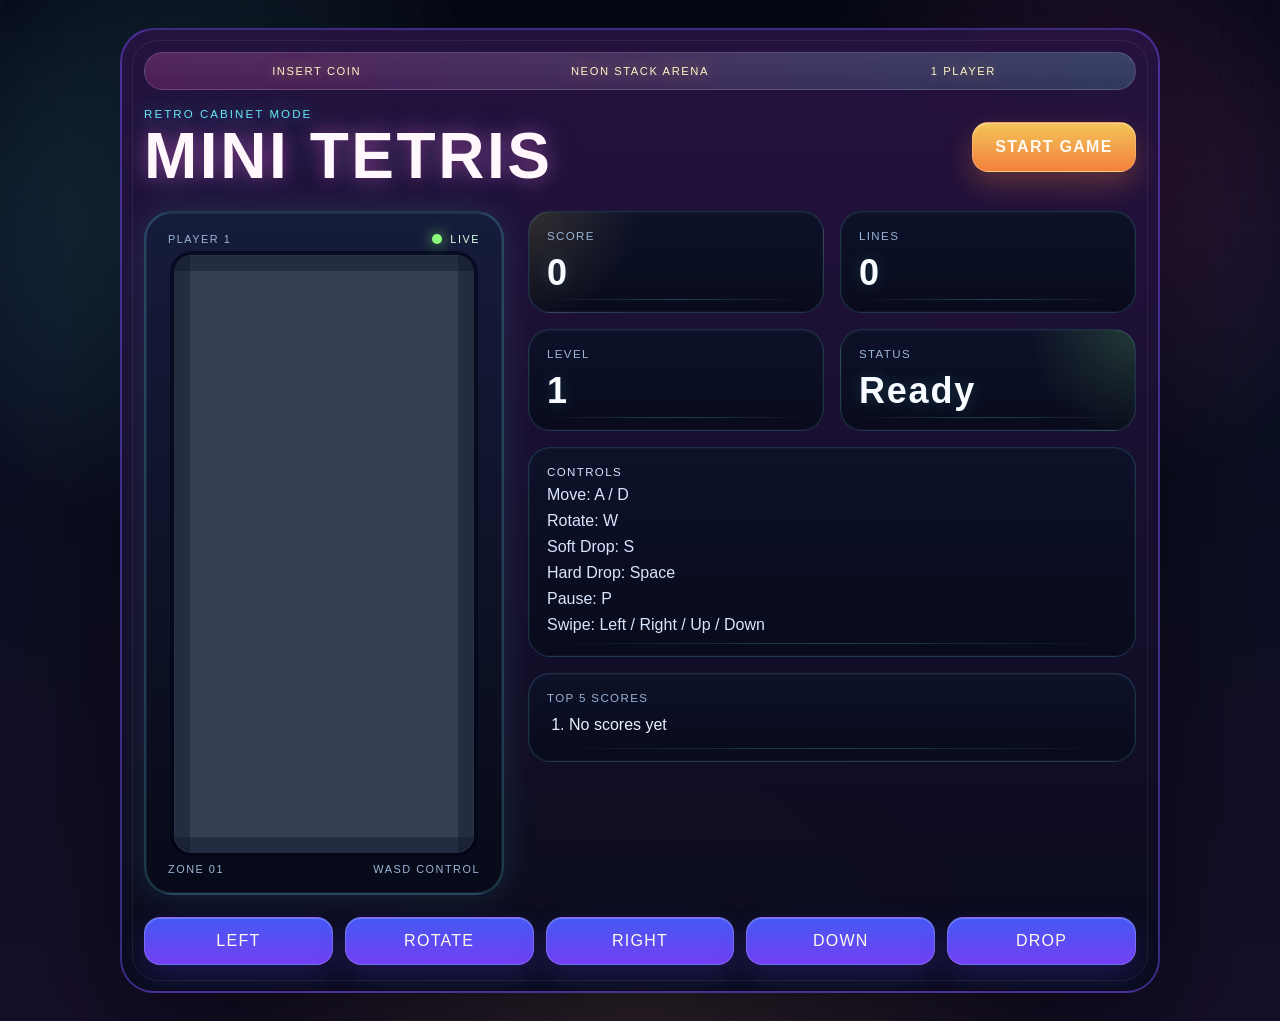
<file: codex test/index.html>
<!DOCTYPE html>
<html lang="en">
<head>
  <meta charset="UTF-8">
  <meta name="viewport" content="width=device-width, initial-scale=1.0">
  <title>Mini Tetris</title>
  <link rel="stylesheet" href="style.css">
</head>
<body>
  <main class="layout">
    <section class="game-card">
      <div class="marquee">
        <span>Insert Coin</span>
        <span>Neon Stack Arena</span>
        <span>1 Player</span>
      </div>

      <div class="game-header">
        <div>
          <p class="eyebrow">Retro Cabinet Mode</p>
          <h1>Mini Tetris</h1>
        </div>
        <button id="toggleButton" class="primary-button" type="button">Start Game</button>
      </div>

      <div class="game-shell">
        <div class="playfield-frame">
          <div class="screen-top">
            <span>Player 1</span>
            <span class="screen-lamp">Live</span>
          </div>
          <canvas id="game" width="300" height="600" aria-label="Tetris board"></canvas>
          <div class="screen-bottom">
            <span>Zone 01</span>
            <span>WASD Control</span>
          </div>
        </div>

        <aside class="sidebar">
          <div class="panel score-panel">
            <p class="panel-label">Score</p>
            <strong id="score">0</strong>
          </div>
          <div class="panel">
            <p class="panel-label">Lines</p>
            <strong id="lines">0</strong>
          </div>
          <div class="panel">
            <p class="panel-label">Level</p>
            <strong id="level">1</strong>
          </div>
          <div class="panel status-panel">
            <p class="panel-label">Status</p>
            <strong id="status">Ready</strong>
          </div>
          <div class="panel help">
            <p class="panel-label">Controls</p>
            <p>Move: A / D</p>
            <p>Rotate: W</p>
            <p>Soft Drop: S</p>
            <p>Hard Drop: Space</p>
            <p>Pause: P</p>
            <p>Swipe: Left / Right / Up / Down</p>
          </div>
          <div class="panel leaderboard">
            <p class="panel-label">Top 5 Scores</p>
            <ol id="scoreHistory" class="score-history">
              <li>No scores yet</li>
            </ol>
          </div>
        </aside>
      </div>

      <div class="mobile-controls" aria-label="Touch controls">
        <button data-action="left" type="button">Left</button>
        <button data-action="rotate" type="button">Rotate</button>
        <button data-action="right" type="button">Right</button>
        <button data-action="down" type="button">Down</button>
        <button data-action="drop" type="button">Drop</button>
      </div>
    </section>
  </main>

  <script src="script.js"></script>
</body>
</html>
</file>
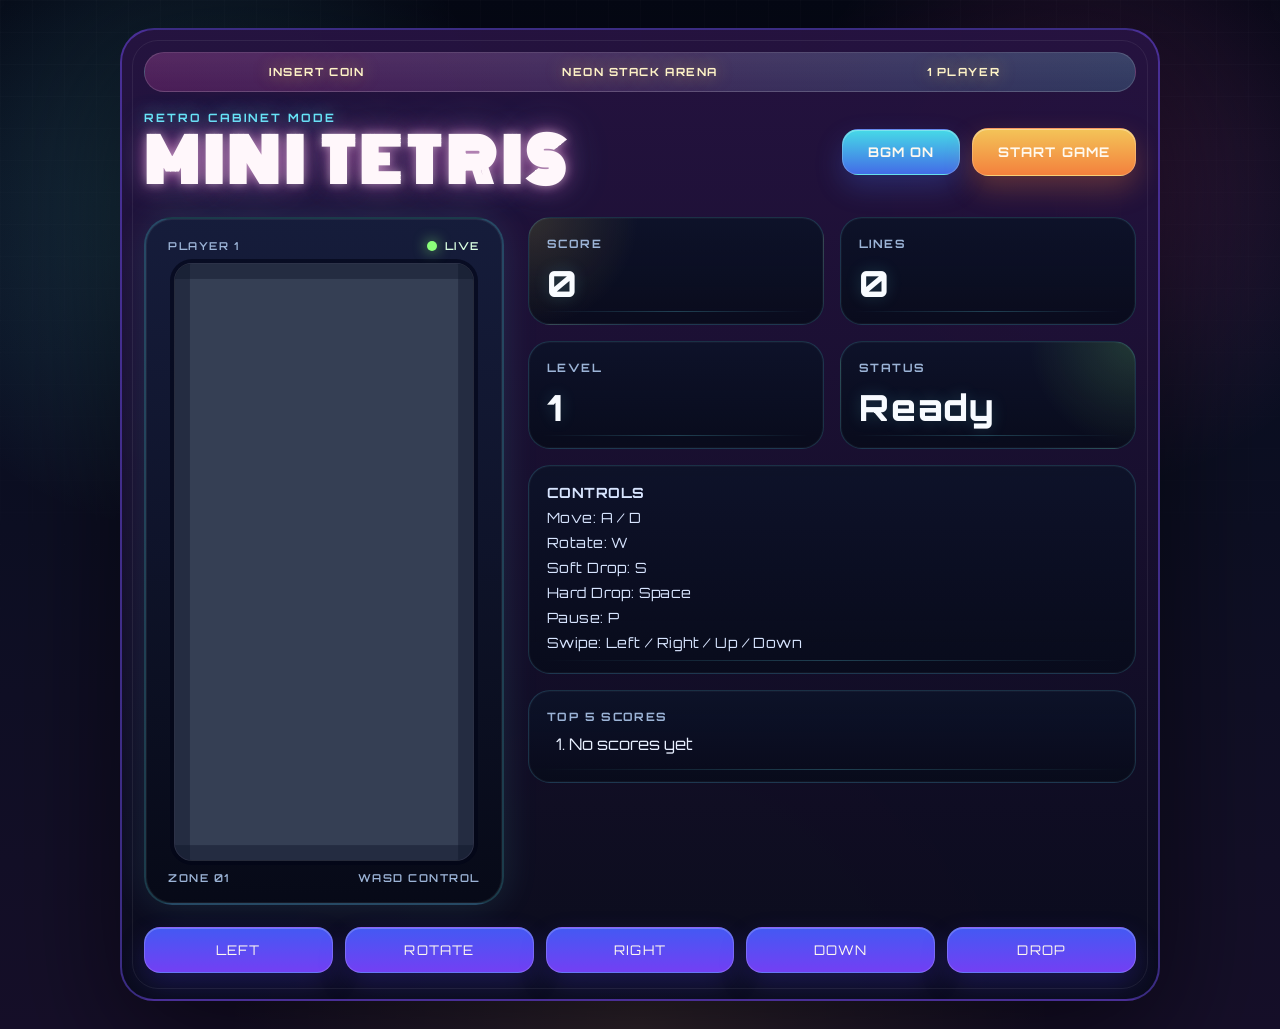
<file: codex test/codex test/index.html>
<!DOCTYPE html>
<html lang="en">
<head>
  <meta charset="UTF-8">
  <meta name="viewport" content="width=device-width, initial-scale=1.0">
  <title>Mini Tetris</title>
  <link rel="preconnect" href="https://fonts.googleapis.com">
  <link rel="preconnect" href="https://fonts.gstatic.com" crossorigin>
  <link href="https://fonts.googleapis.com/css2?family=Monoton&family=Orbitron:wght@400;600;700;800&display=swap" rel="stylesheet">
  <link rel="stylesheet" href="style.css">
</head>
<body>
  <main class="layout">
    <section class="game-card">
      <div class="marquee">
        <span>Insert Coin</span>
        <span>Neon Stack Arena</span>
        <span>1 Player</span>
      </div>

      <div class="game-header">
        <div>
          <p class="eyebrow">Retro Cabinet Mode</p>
          <h1>Mini Tetris</h1>
        </div>
        <div class="header-actions">
          <button id="audioButton" class="secondary-button" type="button">BGM On</button>
          <button id="toggleButton" class="primary-button" type="button">Start Game</button>
        </div>
      </div>

      <div class="game-shell">
        <div class="playfield-frame">
          <div class="screen-top">
            <span>Player 1</span>
            <span class="screen-lamp">Live</span>
          </div>
          <canvas id="game" width="300" height="600" aria-label="Tetris board"></canvas>
          <div class="screen-bottom">
            <span>Zone 01</span>
            <span>WASD Control</span>
          </div>
        </div>

        <aside class="sidebar">
          <div class="panel score-panel">
            <p class="panel-label">Score</p>
            <strong id="score">0</strong>
          </div>
          <div class="panel">
            <p class="panel-label">Lines</p>
            <strong id="lines">0</strong>
          </div>
          <div class="panel">
            <p class="panel-label">Level</p>
            <strong id="level">1</strong>
          </div>
          <div class="panel status-panel">
            <p class="panel-label">Status</p>
            <strong id="status">Ready</strong>
          </div>
          <div class="panel help">
            <p class="panel-label">Controls</p>
            <p>Move: A / D</p>
            <p>Rotate: W</p>
            <p>Soft Drop: S</p>
            <p>Hard Drop: Space</p>
            <p>Pause: P</p>
            <p>Swipe: Left / Right / Up / Down</p>
          </div>
          <div class="panel leaderboard">
            <p class="panel-label">Top 5 Scores</p>
            <ol id="scoreHistory" class="score-history">
              <li>No scores yet</li>
            </ol>
          </div>
        </aside>
      </div>

      <div class="mobile-controls" aria-label="Touch controls">
        <button data-action="left" type="button">Left</button>
        <button data-action="rotate" type="button">Rotate</button>
        <button data-action="right" type="button">Right</button>
        <button data-action="down" type="button">Down</button>
        <button data-action="drop" type="button">Drop</button>
      </div>
    </section>
  </main>

  <script src="script.js"></script>
</body>
</html>
</file>
<file: codex test/style.css>
:root {
  --bg-top: #060816;
  --bg-bottom: #180f2d;
  --cabinet: linear-gradient(180deg, rgba(38, 19, 65, 0.96), rgba(10, 12, 28, 0.96));
  --cabinet-edge: rgba(119, 83, 255, 0.45);
  --panel: linear-gradient(180deg, rgba(13, 19, 41, 0.96), rgba(8, 11, 27, 0.92));
  --panel-edge: rgba(104, 220, 255, 0.18);
  --text: #f6f8ff;
  --muted: #9cb4d7;
  --cyan: #67e8f9;
  --pink: #ff4ecd;
  --amber: #ffcf5a;
  --lime: #8bff7a;
  --shadow: 0 36px 120px rgba(0, 0, 0, 0.55);
}

* {
  box-sizing: border-box;
}

body {
  margin: 0;
  min-height: 100vh;
  font-family: "Trebuchet MS", "Arial Rounded MT Bold", "Segoe UI", sans-serif;
  color: var(--text);
  background:
    radial-gradient(circle at 15% 20%, rgba(103, 232, 249, 0.18), transparent 24%),
    radial-gradient(circle at 85% 18%, rgba(255, 78, 205, 0.18), transparent 22%),
    radial-gradient(circle at 50% 100%, rgba(255, 207, 90, 0.12), transparent 34%),
    linear-gradient(180deg, #050815 0%, #0a0f21 35%, #160f29 100%);
}

body::before {
  content: "";
  position: fixed;
  inset: 0;
  pointer-events: none;
  background:
    linear-gradient(rgba(255, 255, 255, 0.03) 1px, transparent 1px),
    linear-gradient(90deg, rgba(255, 255, 255, 0.03) 1px, transparent 1px);
  background-size: 32px 32px;
  mask-image: linear-gradient(180deg, rgba(255, 255, 255, 0.5), transparent 92%);
}

.layout {
  min-height: 100vh;
  display: grid;
  place-items: center;
  padding: 28px;
}

.game-card {
  position: relative;
  width: min(1040px, 100%);
  padding: 22px 22px 26px;
  border: 2px solid var(--cabinet-edge);
  border-radius: 34px;
  background: var(--cabinet);
  box-shadow: var(--shadow);
  overflow: hidden;
}

.game-card::before {
  content: "";
  position: absolute;
  inset: 10px;
  border-radius: 26px;
  border: 1px solid rgba(255, 255, 255, 0.07);
  pointer-events: none;
}

.marquee {
  display: grid;
  grid-template-columns: repeat(3, 1fr);
  gap: 12px;
  align-items: center;
  margin-bottom: 18px;
  padding: 12px 16px;
  border-radius: 20px;
  background:
    linear-gradient(90deg, rgba(255, 78, 205, 0.18), rgba(103, 232, 249, 0.18)),
    linear-gradient(180deg, rgba(255, 255, 255, 0.06), rgba(255, 255, 255, 0));
  border: 1px solid rgba(255, 255, 255, 0.14);
  text-transform: uppercase;
  letter-spacing: 0.14em;
  font-size: 0.7rem;
}

.marquee span {
  text-align: center;
  color: #fef3c7;
  text-shadow: 0 0 16px rgba(255, 207, 90, 0.55);
}

.game-header {
  display: flex;
  justify-content: space-between;
  gap: 16px;
  align-items: center;
  margin-bottom: 24px;
}

.eyebrow {
  margin: 0 0 6px;
  text-transform: uppercase;
  letter-spacing: 0.18em;
  font-size: 0.72rem;
  color: var(--cyan);
  text-shadow: 0 0 18px rgba(103, 232, 249, 0.65);
}

h1 {
  margin: 0;
  font-size: clamp(2.4rem, 6vw, 4rem);
  line-height: 0.95;
  text-transform: uppercase;
  letter-spacing: 0.04em;
  color: #fff7fb;
  text-shadow:
    0 0 18px rgba(255, 78, 205, 0.4),
    0 0 36px rgba(103, 232, 249, 0.22);
}

.primary-button,
.mobile-controls button {
  border: 1px solid rgba(255, 255, 255, 0.18);
  border-radius: 16px;
  font: inherit;
  color: #fff9ef;
  background:
    linear-gradient(180deg, rgba(255, 207, 90, 0.95), rgba(255, 135, 61, 0.95));
  cursor: pointer;
  box-shadow:
    inset 0 1px 0 rgba(255, 255, 255, 0.35),
    0 12px 28px rgba(255, 135, 61, 0.28);
  transition: transform 120ms ease, filter 120ms ease, box-shadow 120ms ease;
}

.primary-button {
  padding: 15px 22px;
  min-width: 164px;
  font-weight: 700;
  text-transform: uppercase;
  letter-spacing: 0.08em;
}

.primary-button:hover,
.mobile-controls button:hover {
  transform: translateY(-2px);
  filter: brightness(1.05);
  box-shadow:
    inset 0 1px 0 rgba(255, 255, 255, 0.35),
    0 18px 36px rgba(255, 135, 61, 0.34);
}

.game-shell {
  display: grid;
  grid-template-columns: minmax(320px, 360px) minmax(240px, 1fr);
  gap: 24px;
  align-items: start;
}

.playfield-frame {
  padding: 14px;
  border-radius: 28px;
  background:
    linear-gradient(180deg, rgba(22, 29, 59, 0.98), rgba(7, 10, 24, 0.98));
  border: 2px solid rgba(103, 232, 249, 0.22);
  box-shadow:
    inset 0 0 0 1px rgba(255, 255, 255, 0.06),
    0 0 36px rgba(103, 232, 249, 0.12);
}

.screen-top,
.screen-bottom {
  display: flex;
  justify-content: space-between;
  align-items: center;
  padding: 6px 8px 10px;
  text-transform: uppercase;
  letter-spacing: 0.14em;
  font-size: 0.68rem;
  color: var(--muted);
}

.screen-bottom {
  padding: 10px 8px 4px;
}

.screen-lamp {
  display: inline-flex;
  align-items: center;
  gap: 8px;
  color: #d9ffe1;
}

.screen-lamp::before {
  content: "";
  width: 10px;
  height: 10px;
  border-radius: 999px;
  background: var(--lime);
  box-shadow: 0 0 14px rgba(139, 255, 122, 0.8);
}

canvas {
  display: block;
  width: min(100%, 300px);
  height: auto;
  margin: 0 auto;
  touch-action: none;
  border-radius: 18px;
  background:
    linear-gradient(180deg, rgba(8, 13, 31, 0.96), rgba(16, 22, 46, 0.96));
  border: 1px solid rgba(255, 255, 255, 0.12);
  box-shadow:
    inset 0 0 24px rgba(103, 232, 249, 0.08),
    inset 0 -14px 36px rgba(255, 78, 205, 0.07),
    0 0 0 4px rgba(2, 6, 23, 0.65);
}

.sidebar {
  display: grid;
  grid-template-columns: repeat(2, minmax(120px, 1fr));
  gap: 16px;
}

.panel {
  position: relative;
  padding: 18px;
  border-radius: 22px;
  background: var(--panel);
  border: 1px solid var(--panel-edge);
  box-shadow: inset 0 0 0 1px rgba(255, 255, 255, 0.03);
}

.panel::after {
  content: "";
  position: absolute;
  inset: auto 14px 12px 14px;
  height: 1px;
  background: linear-gradient(90deg, transparent, rgba(103, 232, 249, 0.24), transparent);
}

.score-panel {
  background:
    radial-gradient(circle at top left, rgba(255, 207, 90, 0.15), transparent 35%),
    var(--panel);
}

.status-panel {
  background:
    radial-gradient(circle at top right, rgba(139, 255, 122, 0.16), transparent 34%),
    var(--panel);
}

.panel strong {
  display: block;
  font-size: clamp(1.7rem, 4vw, 2.25rem);
  letter-spacing: 0.05em;
  color: #f8fbff;
  text-shadow: 0 0 16px rgba(103, 232, 249, 0.18);
}

.panel-label {
  margin: 0 0 10px;
  color: var(--muted);
  text-transform: uppercase;
  letter-spacing: 0.12em;
  font-size: 0.72rem;
}

.help {
  grid-column: 1 / -1;
  padding-bottom: 14px;
}

.leaderboard {
  grid-column: 1 / -1;
}

.help p {
  margin: 0 0 8px;
  color: #d8e5ff;
}

.score-history {
  margin: 0;
  padding-left: 22px;
  color: #e8f0ff;
}

.score-history li {
  margin-bottom: 8px;
  line-height: 1.35;
}

.score-history .meta {
  color: var(--muted);
  font-size: 0.82rem;
}

.mobile-controls {
  display: grid;
  grid-template-columns: repeat(5, 1fr);
  gap: 12px;
  margin-top: 22px;
}

.mobile-controls button {
  padding: 14px 10px;
  text-transform: uppercase;
  letter-spacing: 0.08em;
  background:
    linear-gradient(180deg, rgba(71, 94, 255, 0.95), rgba(121, 67, 255, 0.95));
  box-shadow:
    inset 0 1px 0 rgba(255, 255, 255, 0.22),
    0 12px 28px rgba(84, 63, 255, 0.22);
}

@media (max-width: 860px) {
  .game-shell {
    grid-template-columns: 1fr;
  }

  .playfield-frame {
    max-width: 332px;
    margin: 0 auto;
  }
}

@media (max-width: 560px) {
  .layout {
    padding: 12px;
  }

  .game-card {
    padding: 16px;
    border-radius: 26px;
  }

  .marquee {
    grid-template-columns: 1fr;
    gap: 6px;
    text-align: center;
  }

  .game-header {
    flex-direction: column;
    align-items: stretch;
  }

  .sidebar {
    grid-template-columns: 1fr 1fr;
  }

  .mobile-controls {
    grid-template-columns: repeat(3, 1fr);
  }
}
</file>
<file: codex test/codex test/style.css>
:root {
  --bg-top: #060816;
  --bg-bottom: #180f2d;
  --cabinet: linear-gradient(180deg, rgba(38, 19, 65, 0.96), rgba(10, 12, 28, 0.96));
  --cabinet-edge: rgba(119, 83, 255, 0.45);
  --panel: linear-gradient(180deg, rgba(13, 19, 41, 0.96), rgba(8, 11, 27, 0.92));
  --panel-edge: rgba(104, 220, 255, 0.18);
  --text: #f6f8ff;
  --muted: #9cb4d7;
  --cyan: #67e8f9;
  --pink: #ff4ecd;
  --amber: #ffcf5a;
  --lime: #8bff7a;
  --shadow: 0 36px 120px rgba(0, 0, 0, 0.55);
  --font-display: "Monoton", "Trebuchet MS", sans-serif;
  --font-ui: "Orbitron", "Segoe UI", sans-serif;
}

* {
  box-sizing: border-box;
}

body {
  margin: 0;
  min-height: 100vh;
  font-family: var(--font-ui);
  color: var(--text);
  background:
    radial-gradient(circle at 15% 20%, rgba(103, 232, 249, 0.18), transparent 24%),
    radial-gradient(circle at 85% 18%, rgba(255, 78, 205, 0.18), transparent 22%),
    radial-gradient(circle at 50% 100%, rgba(255, 207, 90, 0.12), transparent 34%),
    linear-gradient(180deg, #050815 0%, #0a0f21 35%, #160f29 100%);
}

body::before {
  content: "";
  position: fixed;
  inset: 0;
  pointer-events: none;
  background:
    linear-gradient(rgba(255, 255, 255, 0.03) 1px, transparent 1px),
    linear-gradient(90deg, rgba(255, 255, 255, 0.03) 1px, transparent 1px);
  background-size: 32px 32px;
  mask-image: linear-gradient(180deg, rgba(255, 255, 255, 0.5), transparent 92%);
}

.layout {
  min-height: 100vh;
  display: grid;
  place-items: center;
  padding: 28px;
}

.game-card {
  position: relative;
  width: min(1040px, 100%);
  padding: 22px 22px 26px;
  border: 2px solid var(--cabinet-edge);
  border-radius: 34px;
  background: var(--cabinet);
  box-shadow: var(--shadow);
  overflow: hidden;
}

.game-card::before {
  content: "";
  position: absolute;
  inset: 10px;
  border-radius: 26px;
  border: 1px solid rgba(255, 255, 255, 0.07);
  pointer-events: none;
}

.marquee {
  display: grid;
  grid-template-columns: repeat(3, 1fr);
  gap: 12px;
  align-items: center;
  margin-bottom: 18px;
  padding: 12px 16px;
  border-radius: 20px;
  background:
    linear-gradient(90deg, rgba(255, 78, 205, 0.18), rgba(103, 232, 249, 0.18)),
    linear-gradient(180deg, rgba(255, 255, 255, 0.06), rgba(255, 255, 255, 0));
  border: 1px solid rgba(255, 255, 255, 0.14);
  text-transform: uppercase;
  letter-spacing: 0.14em;
  font-size: 0.7rem;
  font-family: var(--font-ui);
  font-weight: 700;
}

.marquee span {
  text-align: center;
  color: #fef3c7;
  text-shadow: 0 0 16px rgba(255, 207, 90, 0.55);
}

.game-header {
  display: flex;
  justify-content: space-between;
  gap: 16px;
  align-items: center;
  margin-bottom: 24px;
}

.header-actions {
  display: flex;
  gap: 12px;
  align-items: center;
  flex-wrap: wrap;
  justify-content: flex-end;
}

.eyebrow {
  margin: 0 0 6px;
  text-transform: uppercase;
  letter-spacing: 0.18em;
  font-size: 0.72rem;
  color: var(--cyan);
  font-family: var(--font-ui);
  font-weight: 700;
  text-shadow: 0 0 18px rgba(103, 232, 249, 0.65);
}

h1 {
  margin: 0;
  font-family: var(--font-display);
  font-size: clamp(2.2rem, 6vw, 3.7rem);
  line-height: 1.05;
  text-transform: uppercase;
  letter-spacing: 0.08em;
  color: #fff7fb;
  text-shadow:
    0 0 10px rgba(255, 255, 255, 0.45),
    0 0 22px rgba(255, 78, 205, 0.5),
    0 0 48px rgba(103, 232, 249, 0.24);
}

.primary-button,
.secondary-button,
.mobile-controls button {
  border: 1px solid rgba(255, 255, 255, 0.18);
  border-radius: 16px;
  font-family: var(--font-ui);
  color: #fff9ef;
  background:
    linear-gradient(180deg, rgba(255, 207, 90, 0.95), rgba(255, 135, 61, 0.95));
  cursor: pointer;
  box-shadow:
    inset 0 1px 0 rgba(255, 255, 255, 0.35),
    0 12px 28px rgba(255, 135, 61, 0.28);
  transition: transform 120ms ease, filter 120ms ease, box-shadow 120ms ease;
}

.primary-button {
  padding: 15px 22px;
  min-width: 164px;
  font-weight: 700;
  text-transform: uppercase;
  letter-spacing: 0.08em;
}

.secondary-button {
  padding: 14px 18px;
  min-width: 118px;
  font-weight: 700;
  text-transform: uppercase;
  letter-spacing: 0.08em;
  background:
    linear-gradient(180deg, rgba(75, 246, 255, 0.88), rgba(72, 120, 255, 0.88));
  box-shadow:
    inset 0 1px 0 rgba(255, 255, 255, 0.3),
    0 12px 28px rgba(72, 120, 255, 0.24);
}

.primary-button:hover,
.secondary-button:hover,
.mobile-controls button:hover {
  transform: translateY(-2px);
  filter: brightness(1.05);
  box-shadow:
    inset 0 1px 0 rgba(255, 255, 255, 0.35),
    0 18px 36px rgba(255, 135, 61, 0.34);
}

.game-shell {
  display: grid;
  grid-template-columns: minmax(320px, 360px) minmax(240px, 1fr);
  gap: 24px;
  align-items: start;
}

.playfield-frame {
  padding: 14px;
  border-radius: 28px;
  background:
    linear-gradient(180deg, rgba(22, 29, 59, 0.98), rgba(7, 10, 24, 0.98));
  border: 2px solid rgba(103, 232, 249, 0.22);
  box-shadow:
    inset 0 0 0 1px rgba(255, 255, 255, 0.06),
    0 0 36px rgba(103, 232, 249, 0.12);
}

.screen-top,
.screen-bottom {
  display: flex;
  justify-content: space-between;
  align-items: center;
  padding: 6px 8px 10px;
  text-transform: uppercase;
  letter-spacing: 0.14em;
  font-size: 0.68rem;
  color: var(--muted);
  font-family: var(--font-ui);
  font-weight: 600;
}

.screen-bottom {
  padding: 10px 8px 4px;
}

.screen-lamp {
  display: inline-flex;
  align-items: center;
  gap: 8px;
  color: #d9ffe1;
}

.screen-lamp::before {
  content: "";
  width: 10px;
  height: 10px;
  border-radius: 999px;
  background: var(--lime);
  box-shadow: 0 0 14px rgba(139, 255, 122, 0.8);
}

canvas {
  display: block;
  width: min(100%, 300px);
  height: auto;
  margin: 0 auto;
  touch-action: none;
  border-radius: 18px;
  background:
    linear-gradient(180deg, rgba(8, 13, 31, 0.96), rgba(16, 22, 46, 0.96));
  border: 1px solid rgba(255, 255, 255, 0.12);
  box-shadow:
    inset 0 0 24px rgba(103, 232, 249, 0.08),
    inset 0 -14px 36px rgba(255, 78, 205, 0.07),
    0 0 0 4px rgba(2, 6, 23, 0.65);
}

.sidebar {
  display: grid;
  grid-template-columns: repeat(2, minmax(120px, 1fr));
  gap: 16px;
}

.panel {
  position: relative;
  padding: 18px;
  border-radius: 22px;
  background: var(--panel);
  border: 1px solid var(--panel-edge);
  box-shadow: inset 0 0 0 1px rgba(255, 255, 255, 0.03);
}

.panel::after {
  content: "";
  position: absolute;
  inset: auto 14px 12px 14px;
  height: 1px;
  background: linear-gradient(90deg, transparent, rgba(103, 232, 249, 0.24), transparent);
}

.score-panel {
  background:
    radial-gradient(circle at top left, rgba(255, 207, 90, 0.15), transparent 35%),
    var(--panel);
}

.status-panel {
  background:
    radial-gradient(circle at top right, rgba(139, 255, 122, 0.16), transparent 34%),
    var(--panel);
}

.panel strong {
  display: block;
  font-family: var(--font-ui);
  font-weight: 800;
  font-size: clamp(1.7rem, 4vw, 2.25rem);
  letter-spacing: 0.05em;
  color: #f8fbff;
  text-shadow: 0 0 16px rgba(103, 232, 249, 0.18);
}

.panel-label {
  margin: 0 0 10px;
  color: var(--muted);
  text-transform: uppercase;
  letter-spacing: 0.12em;
  font-size: 0.72rem;
  font-family: var(--font-ui);
  font-weight: 700;
}

.help {
  grid-column: 1 / -1;
  padding-bottom: 14px;
}

.leaderboard {
  grid-column: 1 / -1;
}

.help p {
  margin: 0 0 8px;
  color: #d8e5ff;
  font-size: 0.88rem;
  letter-spacing: 0.03em;
}

.score-history {
  margin: 0;
  padding-left: 22px;
  color: #e8f0ff;
  font-family: var(--font-ui);
}

.score-history li {
  margin-bottom: 8px;
  line-height: 1.35;
}

.score-history strong {
  font-weight: 800;
  color: #fff6d9;
  text-shadow: 0 0 12px rgba(255, 207, 90, 0.18);
}

.score-history .meta {
  color: var(--muted);
  font-size: 0.82rem;
}

.mobile-controls {
  display: grid;
  grid-template-columns: repeat(5, 1fr);
  gap: 12px;
  margin-top: 22px;
}

.mobile-controls button {
  padding: 14px 10px;
  text-transform: uppercase;
  letter-spacing: 0.08em;
  background:
    linear-gradient(180deg, rgba(71, 94, 255, 0.95), rgba(121, 67, 255, 0.95));
  box-shadow:
    inset 0 1px 0 rgba(255, 255, 255, 0.22),
    0 12px 28px rgba(84, 63, 255, 0.22);
}

@media (max-width: 860px) {
  .game-shell {
    grid-template-columns: 1fr;
  }

  .playfield-frame {
    max-width: 332px;
    margin: 0 auto;
  }
}

@media (max-width: 560px) {
  .layout {
    padding: 12px;
  }

  .game-card {
    padding: 16px;
    border-radius: 26px;
  }

  .marquee {
    grid-template-columns: 1fr;
    gap: 6px;
    text-align: center;
  }

  .game-header {
    flex-direction: column;
    align-items: stretch;
  }

  .header-actions {
    justify-content: stretch;
  }

  .header-actions button {
    flex: 1 1 auto;
  }

  .sidebar {
    grid-template-columns: 1fr 1fr;
  }

  .mobile-controls {
    grid-template-columns: repeat(3, 1fr);
  }
}
</file>
